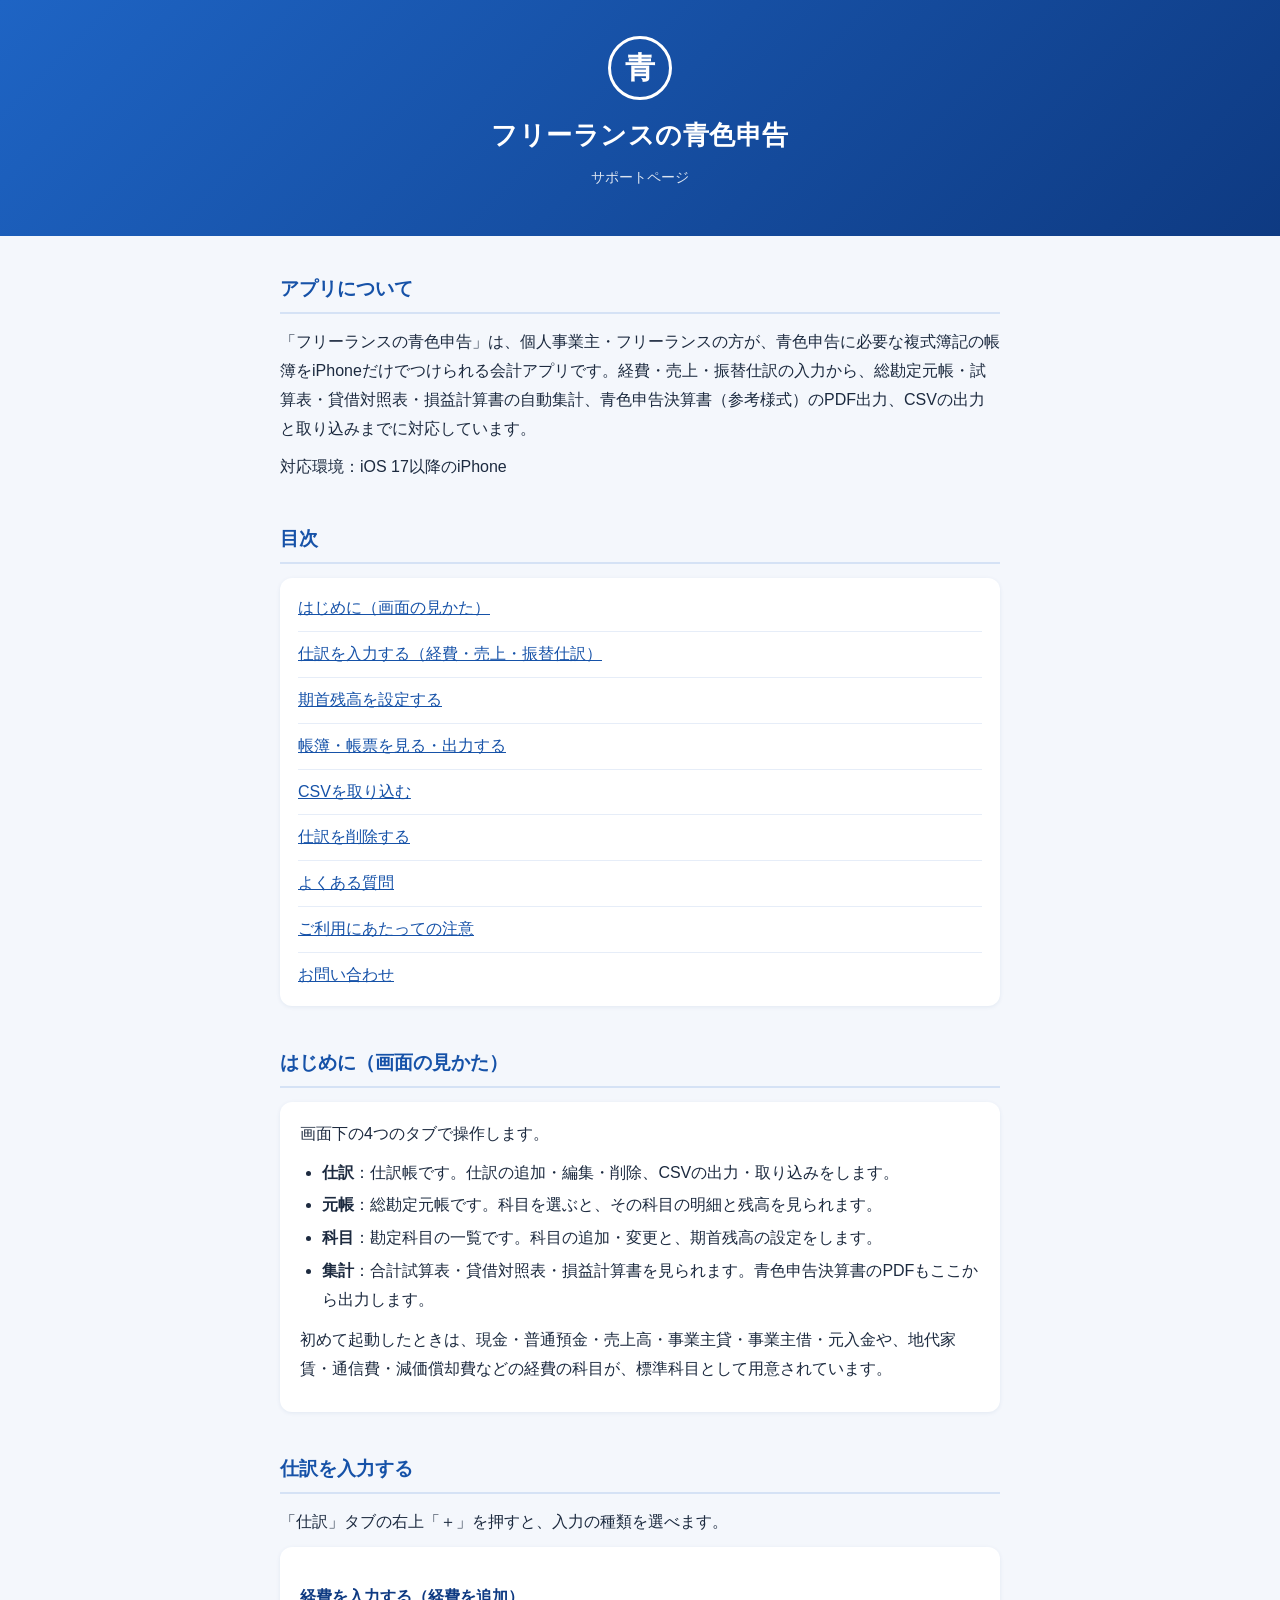
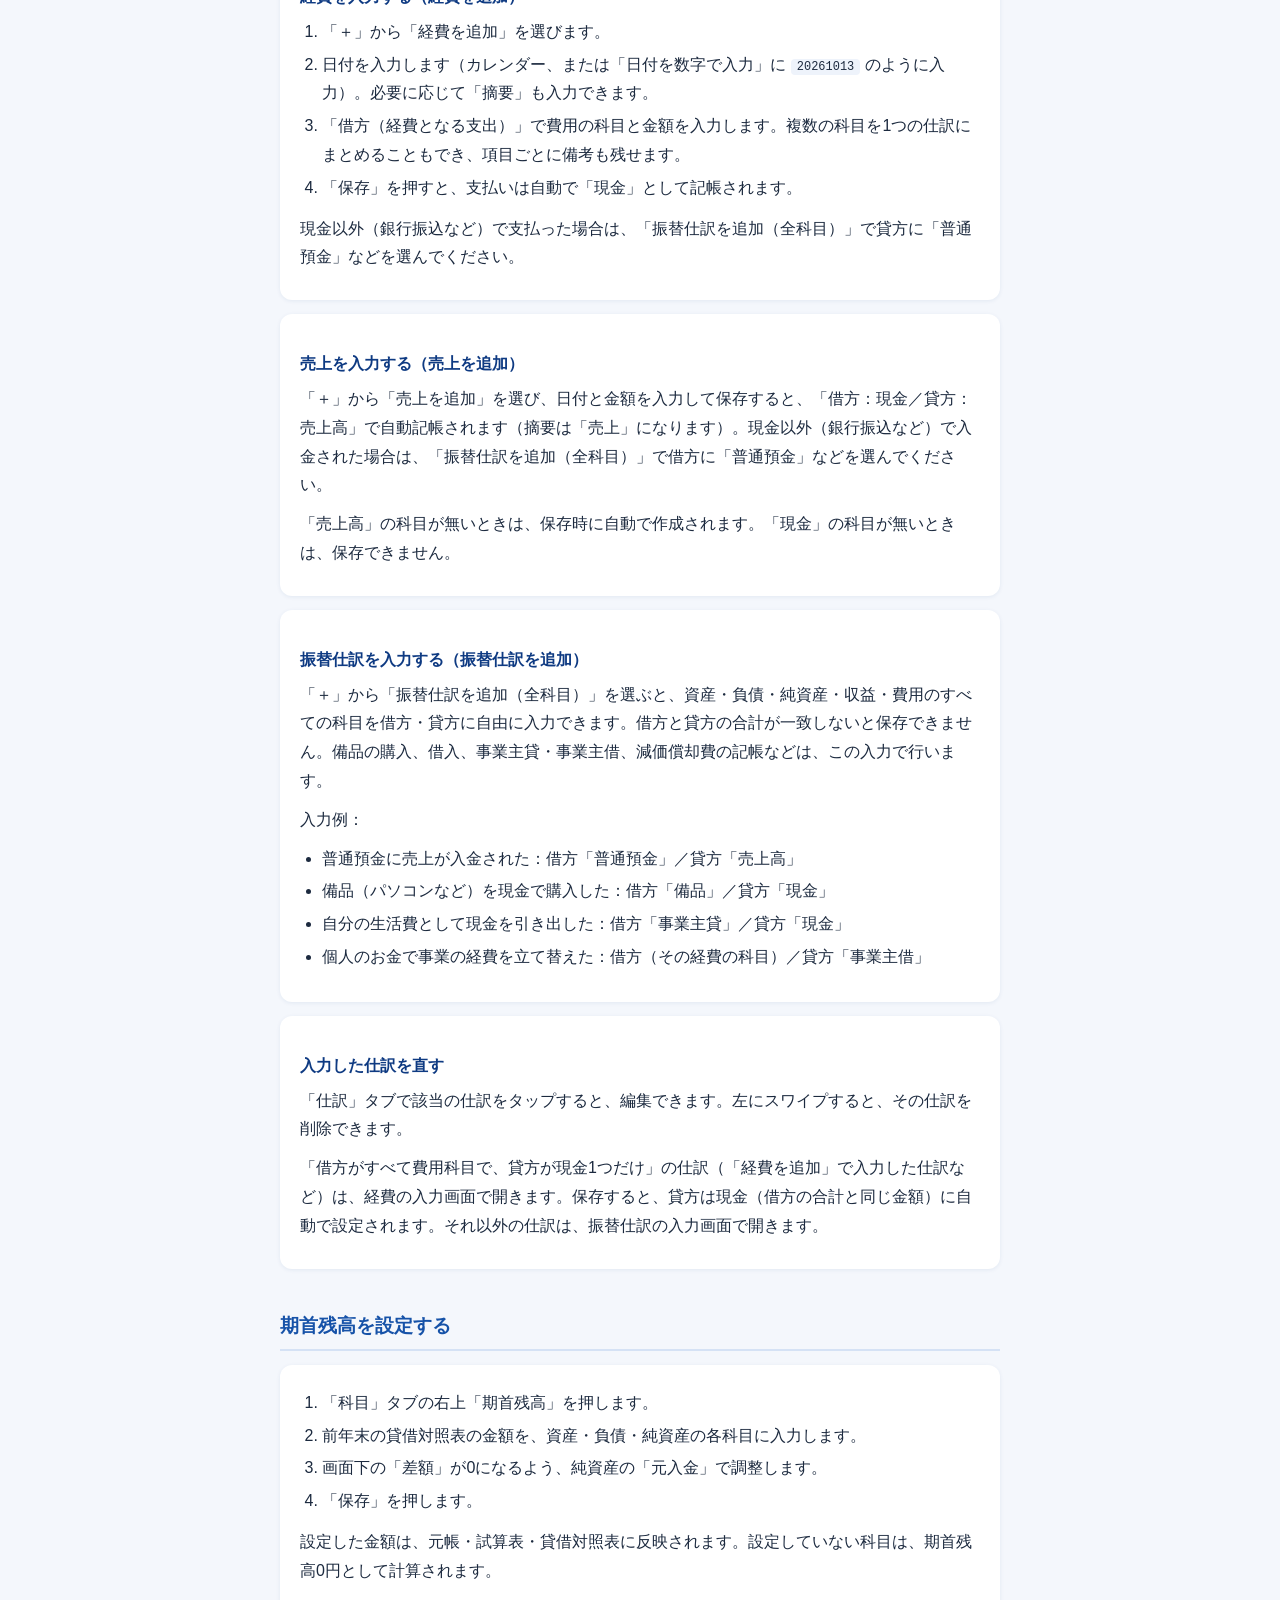
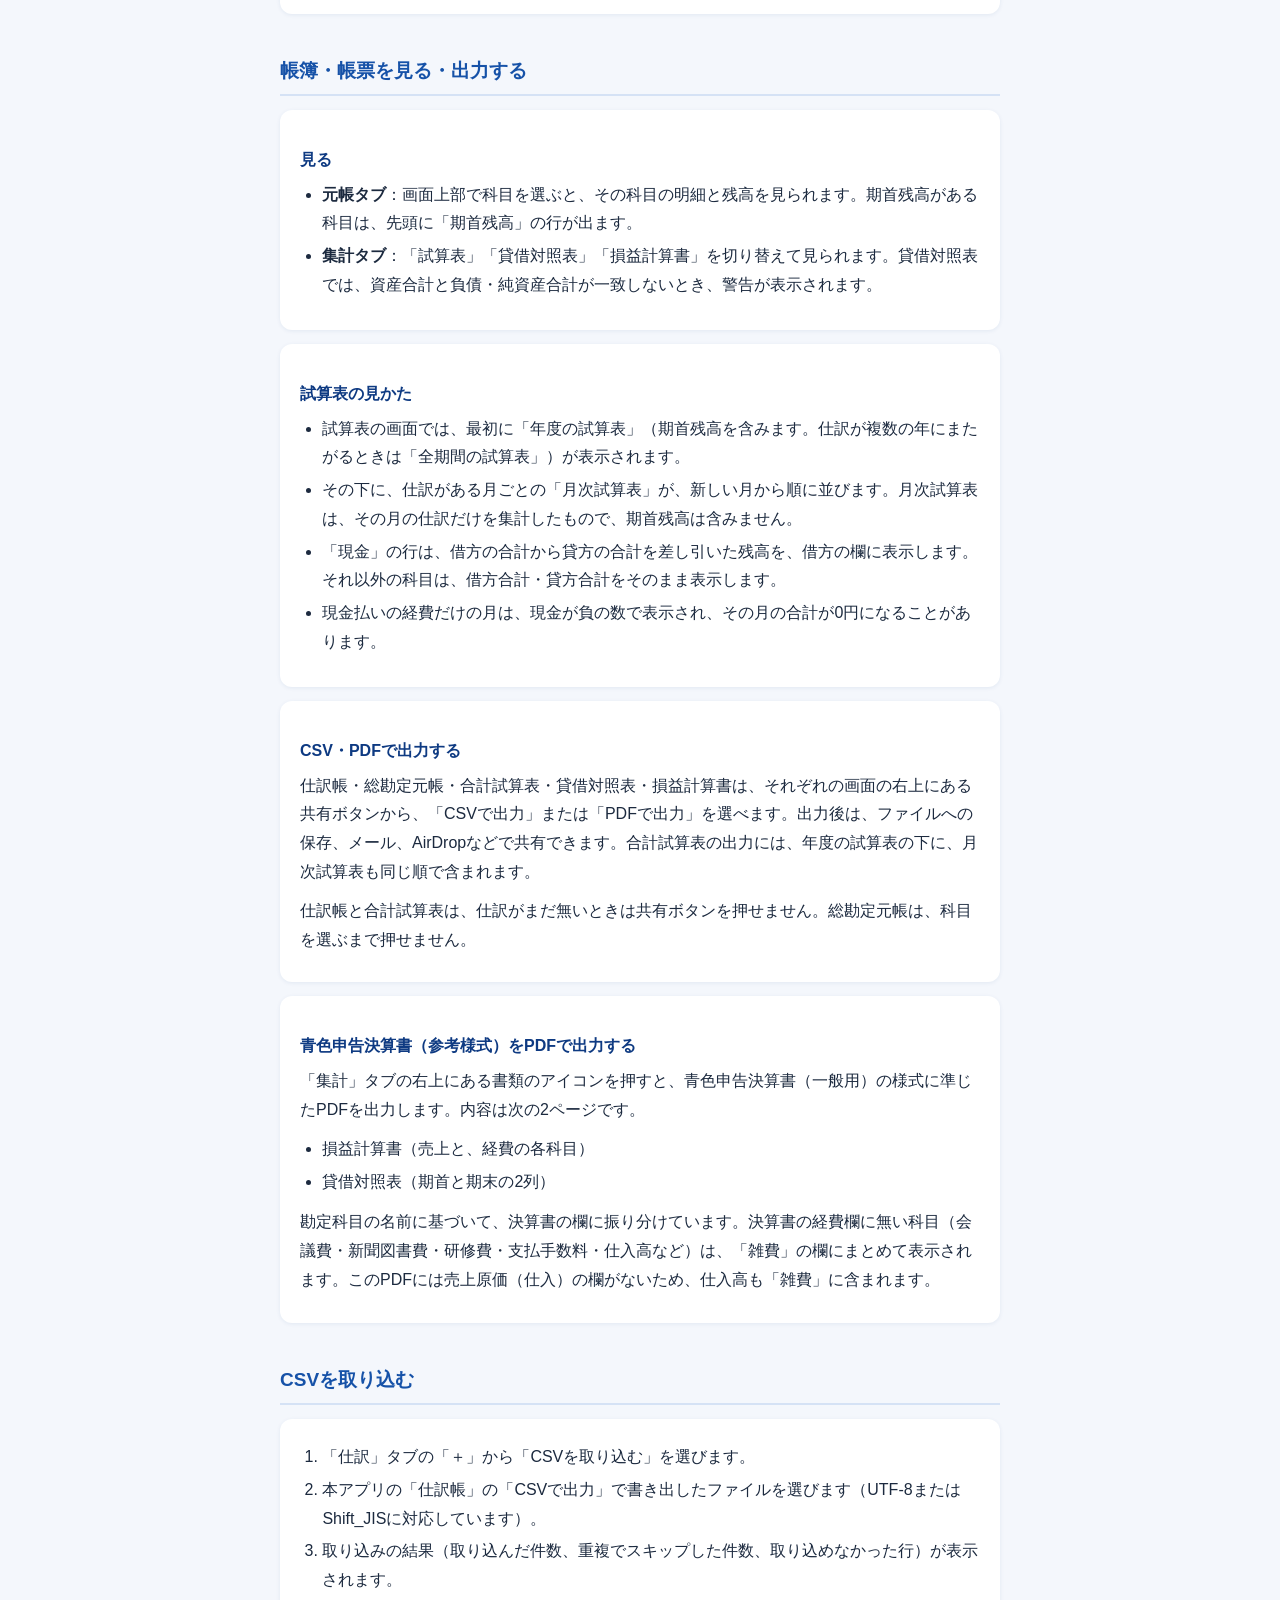
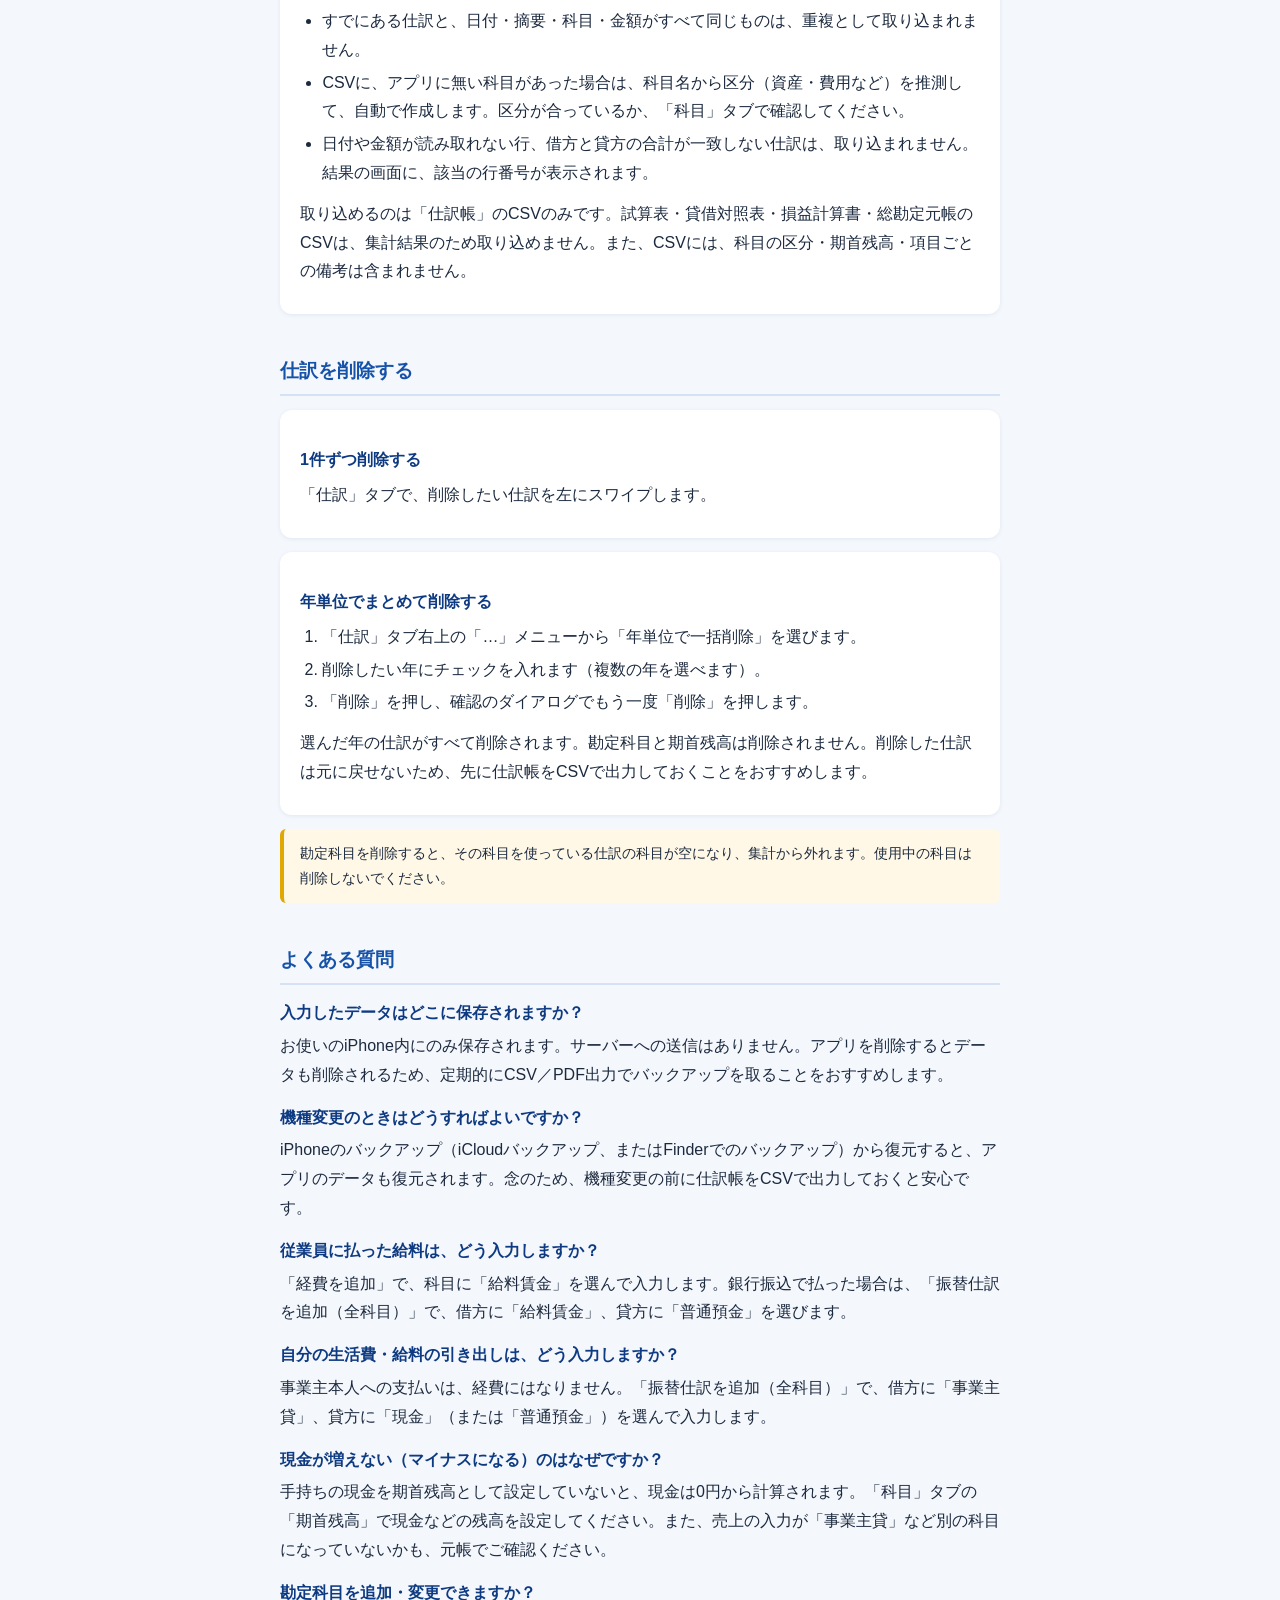
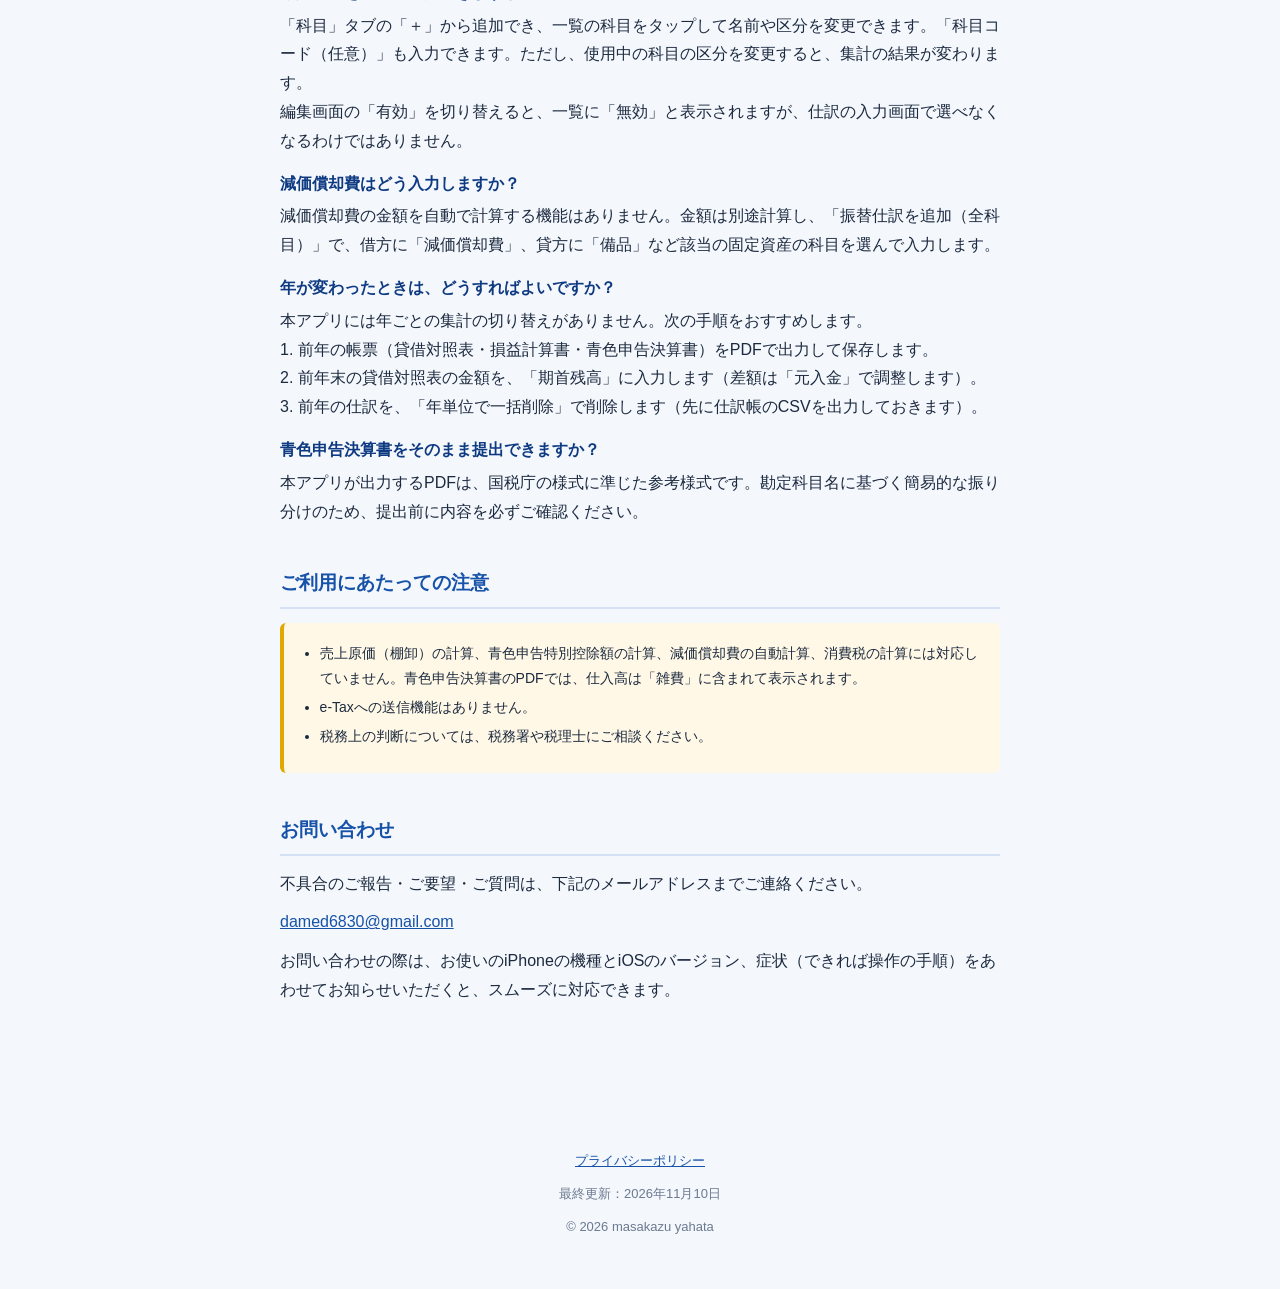
<file: index.html>
<!DOCTYPE html>
<html lang="ja">
<head>
  <meta charset="UTF-8">
  <meta name="viewport" content="width=device-width, initial-scale=1.0">
  <title>フリーランスの青色申告 サポート</title>
  <meta name="description" content="フリーランスの青色申告のサポートページです。仕訳の入力、期首残高、帳票のCSV／PDF出力、CSV取り込みなどの使い方と、よくある質問、お問い合わせ先をご案内します。">
  <link rel="stylesheet" href="style.css">
</head>
<body>
  <header>
    <div class="badge">青</div>
    <h1>フリーランスの青色申告</h1>
    <p>サポートページ</p>
  </header>

  <div class="container">

    <section>
      <h2>アプリについて</h2>
      <p>「フリーランスの青色申告」は、個人事業主・フリーランスの方が、青色申告に必要な複式簿記の帳簿をiPhoneだけでつけられる会計アプリです。経費・売上・振替仕訳の入力から、総勘定元帳・試算表・貸借対照表・損益計算書の自動集計、青色申告決算書（参考様式）のPDF出力、CSVの出力と取り込みまでに対応しています。</p>
      <p>対応環境：iOS 17以降のiPhone</p>
    </section>

    <section>
      <h2>目次</h2>
      <ul class="toc">
        <li><a href="#start">はじめに（画面の見かた）</a></li>
        <li><a href="#entry">仕訳を入力する（経費・売上・振替仕訳）</a></li>
        <li><a href="#opening">期首残高を設定する</a></li>
        <li><a href="#reports">帳簿・帳票を見る・出力する</a></li>
        <li><a href="#csv">CSVを取り込む</a></li>
        <li><a href="#delete">仕訳を削除する</a></li>
        <li><a href="#faq">よくある質問</a></li>
        <li><a href="#notice">ご利用にあたっての注意</a></li>
        <li><a href="#contact">お問い合わせ</a></li>
      </ul>
    </section>

    <section id="start">
      <h2>はじめに（画面の見かた）</h2>
      <div class="card">
        <p>画面下の4つのタブで操作します。</p>
        <ul>
          <li><strong>仕訳</strong>：仕訳帳です。仕訳の追加・編集・削除、CSVの出力・取り込みをします。</li>
          <li><strong>元帳</strong>：総勘定元帳です。科目を選ぶと、その科目の明細と残高を見られます。</li>
          <li><strong>科目</strong>：勘定科目の一覧です。科目の追加・変更と、期首残高の設定をします。</li>
          <li><strong>集計</strong>：合計試算表・貸借対照表・損益計算書を見られます。青色申告決算書のPDFもここから出力します。</li>
        </ul>
        <p>初めて起動したときは、現金・普通預金・売上高・事業主貸・事業主借・元入金や、地代家賃・通信費・減価償却費などの経費の科目が、標準科目として用意されています。</p>
      </div>
    </section>

    <section id="entry">
      <h2>仕訳を入力する</h2>
      <p>「仕訳」タブの右上「＋」を押すと、入力の種類を選べます。</p>

      <div class="card">
        <h3>経費を入力する（経費を追加）</h3>
        <ol>
          <li>「＋」から「経費を追加」を選びます。</li>
          <li>日付を入力します（カレンダー、または「日付を数字で入力」に <code>20261013</code> のように入力）。必要に応じて「摘要」も入力できます。</li>
          <li>「借方（経費となる支出）」で費用の科目と金額を入力します。複数の科目を1つの仕訳にまとめることもでき、項目ごとに備考も残せます。</li>
          <li>「保存」を押すと、支払いは自動で「現金」として記帳されます。</li>
        </ol>
        <p>現金以外（銀行振込など）で支払った場合は、「振替仕訳を追加（全科目）」で貸方に「普通預金」などを選んでください。</p>
      </div>

      <div class="card">
        <h3>売上を入力する（売上を追加）</h3>
        <p>「＋」から「売上を追加」を選び、日付と金額を入力して保存すると、「借方：現金／貸方：売上高」で自動記帳されます（摘要は「売上」になります）。現金以外（銀行振込など）で入金された場合は、「振替仕訳を追加（全科目）」で借方に「普通預金」などを選んでください。</p>
        <p>「売上高」の科目が無いときは、保存時に自動で作成されます。「現金」の科目が無いときは、保存できません。</p>
      </div>

      <div class="card">
        <h3>振替仕訳を入力する（振替仕訳を追加）</h3>
        <p>「＋」から「振替仕訳を追加（全科目）」を選ぶと、資産・負債・純資産・収益・費用のすべての科目を借方・貸方に自由に入力できます。借方と貸方の合計が一致しないと保存できません。備品の購入、借入、事業主貸・事業主借、減価償却費の記帳などは、この入力で行います。</p>
        <p>入力例：</p>
        <ul>
          <li>普通預金に売上が入金された：借方「普通預金」／貸方「売上高」</li>
          <li>備品（パソコンなど）を現金で購入した：借方「備品」／貸方「現金」</li>
          <li>自分の生活費として現金を引き出した：借方「事業主貸」／貸方「現金」</li>
          <li>個人のお金で事業の経費を立て替えた：借方（その経費の科目）／貸方「事業主借」</li>
        </ul>
      </div>

      <div class="card">
        <h3>入力した仕訳を直す</h3>
        <p>「仕訳」タブで該当の仕訳をタップすると、編集できます。左にスワイプすると、その仕訳を削除できます。</p>
        <p>「借方がすべて費用科目で、貸方が現金1つだけ」の仕訳（「経費を追加」で入力した仕訳など）は、経費の入力画面で開きます。保存すると、貸方は現金（借方の合計と同じ金額）に自動で設定されます。それ以外の仕訳は、振替仕訳の入力画面で開きます。</p>
      </div>
    </section>

    <section id="opening">
      <h2>期首残高を設定する</h2>
      <div class="card">
        <ol>
          <li>「科目」タブの右上「期首残高」を押します。</li>
          <li>前年末の貸借対照表の金額を、資産・負債・純資産の各科目に入力します。</li>
          <li>画面下の「差額」が0になるよう、純資産の「元入金」で調整します。</li>
          <li>「保存」を押します。</li>
        </ol>
        <p>設定した金額は、元帳・試算表・貸借対照表に反映されます。設定していない科目は、期首残高0円として計算されます。</p>
      </div>
    </section>

    <section id="reports">
      <h2>帳簿・帳票を見る・出力する</h2>

      <div class="card">
        <h3>見る</h3>
        <ul>
          <li><strong>元帳タブ</strong>：画面上部で科目を選ぶと、その科目の明細と残高を見られます。期首残高がある科目は、先頭に「期首残高」の行が出ます。</li>
          <li><strong>集計タブ</strong>：「試算表」「貸借対照表」「損益計算書」を切り替えて見られます。貸借対照表では、資産合計と負債・純資産合計が一致しないとき、警告が表示されます。</li>
        </ul>
      </div>

      <div class="card">
        <h3>試算表の見かた</h3>
        <ul>
          <li>試算表の画面では、最初に「年度の試算表」（期首残高を含みます。仕訳が複数の年にまたがるときは「全期間の試算表」）が表示されます。</li>
          <li>その下に、仕訳がある月ごとの「月次試算表」が、新しい月から順に並びます。月次試算表は、その月の仕訳だけを集計したもので、期首残高は含みません。</li>
          <li>「現金」の行は、借方の合計から貸方の合計を差し引いた残高を、借方の欄に表示します。それ以外の科目は、借方合計・貸方合計をそのまま表示します。</li>
          <li>現金払いの経費だけの月は、現金が負の数で表示され、その月の合計が0円になることがあります。</li>
        </ul>
      </div>

      <div class="card">
        <h3>CSV・PDFで出力する</h3>
        <p>仕訳帳・総勘定元帳・合計試算表・貸借対照表・損益計算書は、それぞれの画面の右上にある共有ボタンから、「CSVで出力」または「PDFで出力」を選べます。出力後は、ファイルへの保存、メール、AirDropなどで共有できます。合計試算表の出力には、年度の試算表の下に、月次試算表も同じ順で含まれます。</p>
        <p>仕訳帳と合計試算表は、仕訳がまだ無いときは共有ボタンを押せません。総勘定元帳は、科目を選ぶまで押せません。</p>
      </div>

      <div class="card">
        <h3>青色申告決算書（参考様式）をPDFで出力する</h3>
        <p>「集計」タブの右上にある書類のアイコンを押すと、青色申告決算書（一般用）の様式に準じたPDFを出力します。内容は次の2ページです。</p>
        <ul>
          <li>損益計算書（売上と、経費の各科目）</li>
          <li>貸借対照表（期首と期末の2列）</li>
        </ul>
        <p>勘定科目の名前に基づいて、決算書の欄に振り分けています。決算書の経費欄に無い科目（会議費・新聞図書費・研修費・支払手数料・仕入高など）は、「雑費」の欄にまとめて表示されます。このPDFには売上原価（仕入）の欄がないため、仕入高も「雑費」に含まれます。</p>
      </div>
    </section>

    <section id="csv">
      <h2>CSVを取り込む</h2>
      <div class="card">
        <ol>
          <li>「仕訳」タブの「＋」から「CSVを取り込む」を選びます。</li>
          <li>本アプリの「仕訳帳」の「CSVで出力」で書き出したファイルを選びます（UTF-8またはShift_JISに対応しています）。</li>
          <li>取り込みの結果（取り込んだ件数、重複でスキップした件数、取り込めなかった行）が表示されます。</li>
        </ol>
        <ul>
          <li>すでにある仕訳と、日付・摘要・科目・金額がすべて同じものは、重複として取り込まれません。</li>
          <li>CSVに、アプリに無い科目があった場合は、科目名から区分（資産・費用など）を推測して、自動で作成します。区分が合っているか、「科目」タブで確認してください。</li>
          <li>日付や金額が読み取れない行、借方と貸方の合計が一致しない仕訳は、取り込まれません。結果の画面に、該当の行番号が表示されます。</li>
        </ul>
        <p>取り込めるのは「仕訳帳」のCSVのみです。試算表・貸借対照表・損益計算書・総勘定元帳のCSVは、集計結果のため取り込めません。また、CSVには、科目の区分・期首残高・項目ごとの備考は含まれません。</p>
      </div>
    </section>

    <section id="delete">
      <h2>仕訳を削除する</h2>
      <div class="card">
        <h3>1件ずつ削除する</h3>
        <p>「仕訳」タブで、削除したい仕訳を左にスワイプします。</p>
      </div>
      <div class="card">
        <h3>年単位でまとめて削除する</h3>
        <ol>
          <li>「仕訳」タブ右上の「…」メニューから「年単位で一括削除」を選びます。</li>
          <li>削除したい年にチェックを入れます（複数の年を選べます）。</li>
          <li>「削除」を押し、確認のダイアログでもう一度「削除」を押します。</li>
        </ol>
        <p>選んだ年の仕訳がすべて削除されます。勘定科目と期首残高は削除されません。削除した仕訳は元に戻せないため、先に仕訳帳をCSVで出力しておくことをおすすめします。</p>
      </div>
      <div class="note">
        <p>勘定科目を削除すると、その科目を使っている仕訳の科目が空になり、集計から外れます。使用中の科目は削除しないでください。</p>
      </div>
    </section>

    <section id="faq">
      <h2>よくある質問</h2>
      <dl class="faq">
        <dt>入力したデータはどこに保存されますか？</dt>
        <dd>お使いのiPhone内にのみ保存されます。サーバーへの送信はありません。アプリを削除するとデータも削除されるため、定期的にCSV／PDF出力でバックアップを取ることをおすすめします。</dd>

        <dt>機種変更のときはどうすればよいですか？</dt>
        <dd>iPhoneのバックアップ（iCloudバックアップ、またはFinderでのバックアップ）から復元すると、アプリのデータも復元されます。念のため、機種変更の前に仕訳帳をCSVで出力しておくと安心です。</dd>

        <dt>従業員に払った給料は、どう入力しますか？</dt>
        <dd>「経費を追加」で、科目に「給料賃金」を選んで入力します。銀行振込で払った場合は、「振替仕訳を追加（全科目）」で、借方に「給料賃金」、貸方に「普通預金」を選びます。</dd>

        <dt>自分の生活費・給料の引き出しは、どう入力しますか？</dt>
        <dd>事業主本人への支払いは、経費にはなりません。「振替仕訳を追加（全科目）」で、借方に「事業主貸」、貸方に「現金」（または「普通預金」）を選んで入力します。</dd>

        <dt>現金が増えない（マイナスになる）のはなぜですか？</dt>
        <dd>手持ちの現金を期首残高として設定していないと、現金は0円から計算されます。「科目」タブの「期首残高」で現金などの残高を設定してください。また、売上の入力が「事業主貸」など別の科目になっていないかも、元帳でご確認ください。</dd>

        <dt>勘定科目を追加・変更できますか？</dt>
        <dd>「科目」タブの「＋」から追加でき、一覧の科目をタップして名前や区分を変更できます。「科目コード（任意）」も入力できます。ただし、使用中の科目の区分を変更すると、集計の結果が変わります。<br>編集画面の「有効」を切り替えると、一覧に「無効」と表示されますが、仕訳の入力画面で選べなくなるわけではありません。</dd>

        <dt>減価償却費はどう入力しますか？</dt>
        <dd>減価償却費の金額を自動で計算する機能はありません。金額は別途計算し、「振替仕訳を追加（全科目）」で、借方に「減価償却費」、貸方に「備品」など該当の固定資産の科目を選んで入力します。</dd>

        <dt>年が変わったときは、どうすればよいですか？</dt>
        <dd>本アプリには年ごとの集計の切り替えがありません。次の手順をおすすめします。<br>
          1. 前年の帳票（貸借対照表・損益計算書・青色申告決算書）をPDFで出力して保存します。<br>
          2. 前年末の貸借対照表の金額を、「期首残高」に入力します（差額は「元入金」で調整します）。<br>
          3. 前年の仕訳を、「年単位で一括削除」で削除します（先に仕訳帳のCSVを出力しておきます）。</dd>

        <dt>青色申告決算書をそのまま提出できますか？</dt>
        <dd>本アプリが出力するPDFは、国税庁の様式に準じた参考様式です。勘定科目名に基づく簡易的な振り分けのため、提出前に内容を必ずご確認ください。</dd>
      </dl>
    </section>

    <section id="notice">
      <h2>ご利用にあたっての注意</h2>
      <div class="note">
        <ul>
          <li>売上原価（棚卸）の計算、青色申告特別控除額の計算、減価償却費の自動計算、消費税の計算には対応していません。青色申告決算書のPDFでは、仕入高は「雑費」に含まれて表示されます。</li>
          <li>e-Taxへの送信機能はありません。</li>
          <li>税務上の判断については、税務署や税理士にご相談ください。</li>
        </ul>
      </div>
    </section>

    <section id="contact">
      <h2>お問い合わせ</h2>
      <p>不具合のご報告・ご要望・ご質問は、下記のメールアドレスまでご連絡ください。</p>
      <p><a href="mailto:damed6830@gmail.com">damed6830@gmail.com</a></p>
      <p>お問い合わせの際は、お使いのiPhoneの機種とiOSのバージョン、症状（できれば操作の手順）をあわせてお知らせいただくと、スムーズに対応できます。</p>
    </section>

  </div>

  <footer>
    <a href="privacy.html">プライバシーポリシー</a>
    <p style="margin-top:10px;">最終更新：2026年11月10日</p>
    <p>© 2026 masakazu yahata</p>
  </footer>
</body>
</html>
</file>
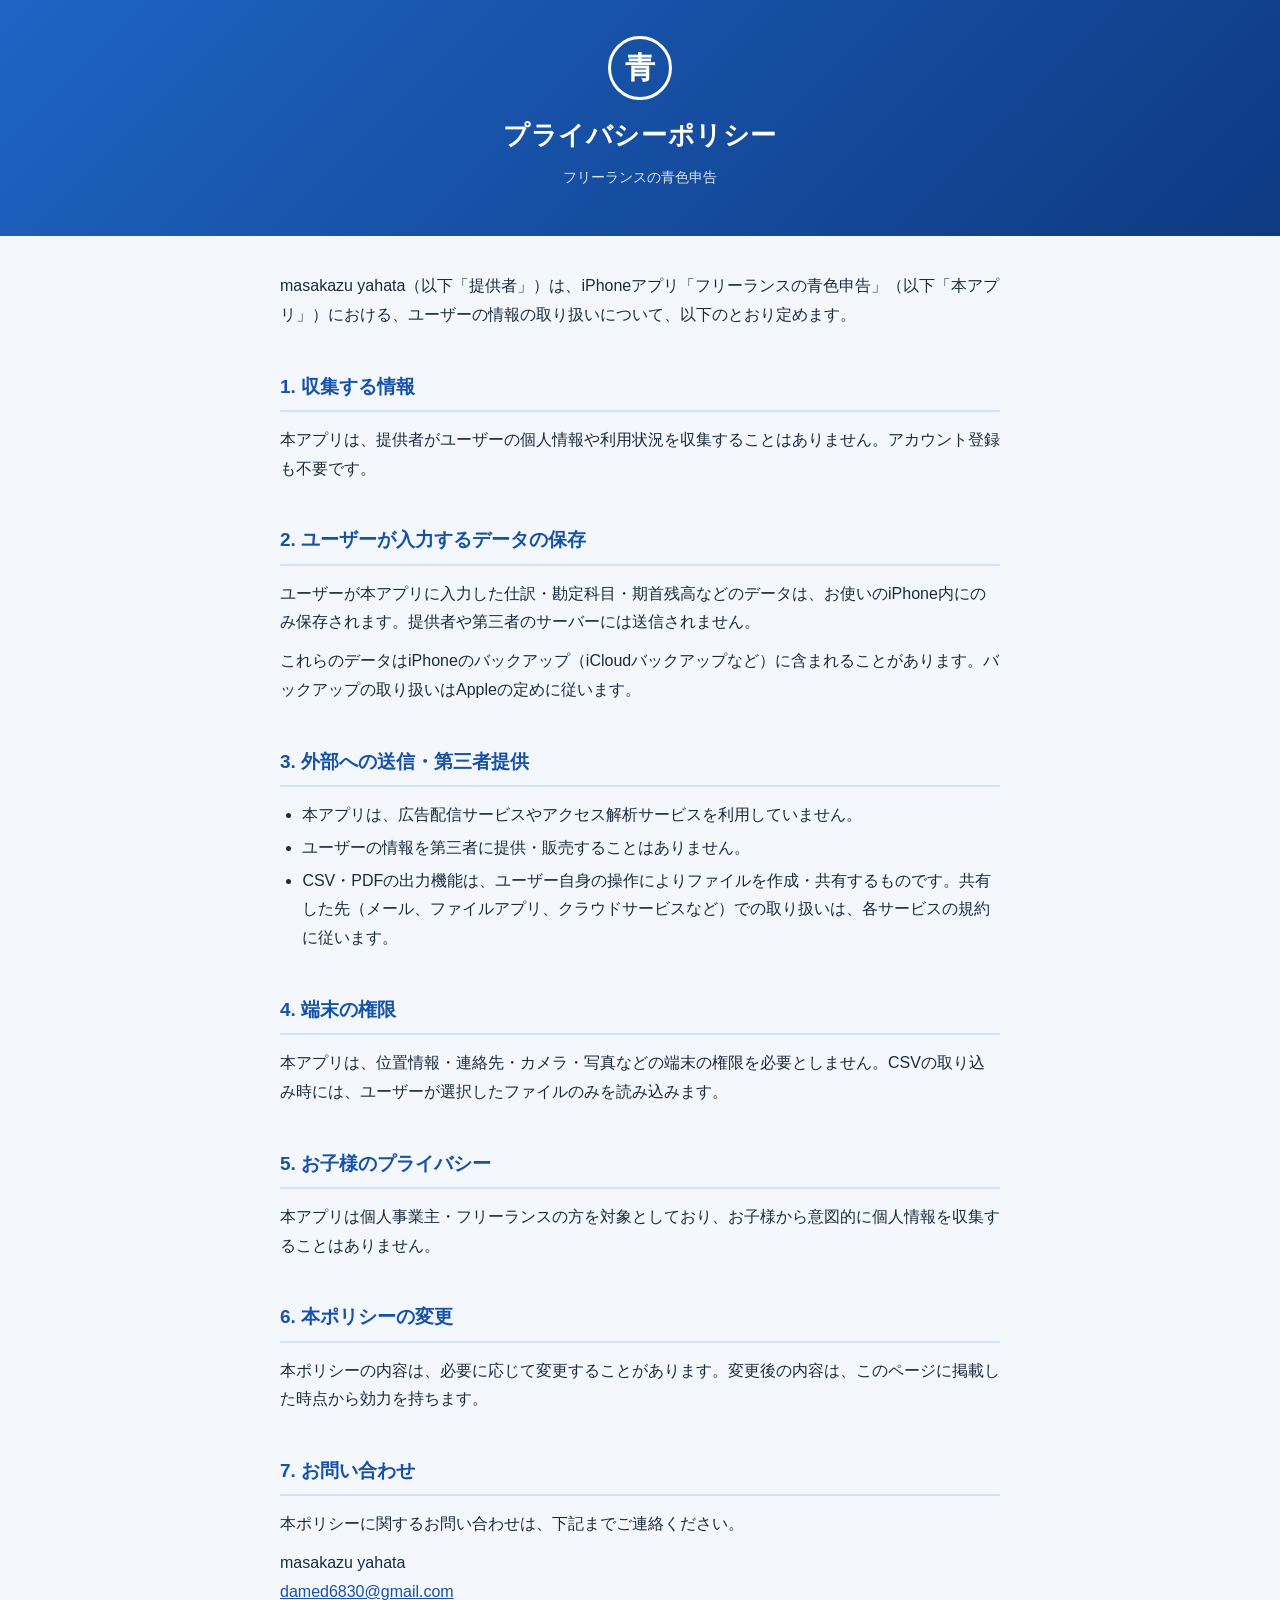
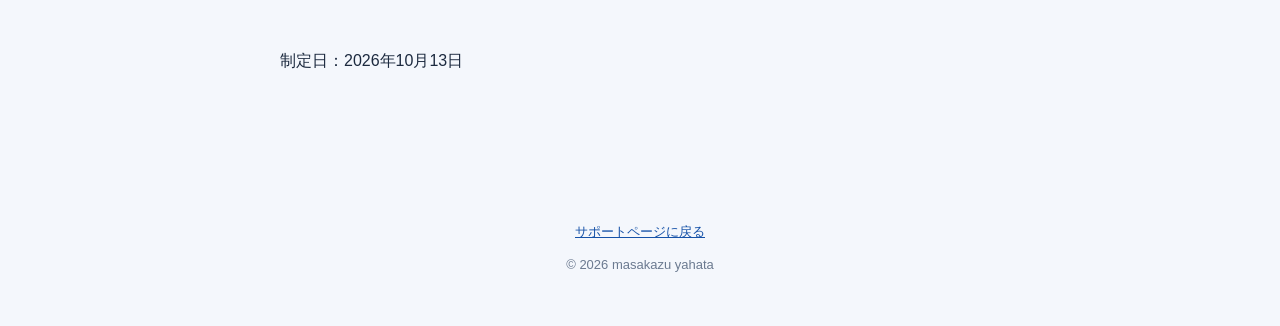
<file: privacy.html>
<!DOCTYPE html>
<html lang="ja">
<head>
  <meta charset="UTF-8">
  <meta name="viewport" content="width=device-width, initial-scale=1.0">
  <title>プライバシーポリシー - フリーランスの青色申告</title>
  <link rel="stylesheet" href="style.css">
</head>
<body>
  <header>
    <div class="badge">青</div>
    <h1>プライバシーポリシー</h1>
    <p>フリーランスの青色申告</p>
  </header>

  <div class="container">

    <section>
      <p>masakazu yahata（以下「提供者」）は、iPhoneアプリ「フリーランスの青色申告」（以下「本アプリ」）における、ユーザーの情報の取り扱いについて、以下のとおり定めます。</p>
    </section>

    <section>
      <h2>1. 収集する情報</h2>
      <p>本アプリは、提供者がユーザーの個人情報や利用状況を収集することはありません。アカウント登録も不要です。</p>
    </section>

    <section>
      <h2>2. ユーザーが入力するデータの保存</h2>
      <p>ユーザーが本アプリに入力した仕訳・勘定科目・期首残高などのデータは、お使いのiPhone内にのみ保存されます。提供者や第三者のサーバーには送信されません。</p>
      <p>これらのデータはiPhoneのバックアップ（iCloudバックアップなど）に含まれることがあります。バックアップの取り扱いはAppleの定めに従います。</p>
    </section>

    <section>
      <h2>3. 外部への送信・第三者提供</h2>
      <ul>
        <li>本アプリは、広告配信サービスやアクセス解析サービスを利用していません。</li>
        <li>ユーザーの情報を第三者に提供・販売することはありません。</li>
        <li>CSV・PDFの出力機能は、ユーザー自身の操作によりファイルを作成・共有するものです。共有した先（メール、ファイルアプリ、クラウドサービスなど）での取り扱いは、各サービスの規約に従います。</li>
      </ul>
    </section>

    <section>
      <h2>4. 端末の権限</h2>
      <p>本アプリは、位置情報・連絡先・カメラ・写真などの端末の権限を必要としません。CSVの取り込み時には、ユーザーが選択したファイルのみを読み込みます。</p>
    </section>

    <section>
      <h2>5. お子様のプライバシー</h2>
      <p>本アプリは個人事業主・フリーランスの方を対象としており、お子様から意図的に個人情報を収集することはありません。</p>
    </section>

    <section>
      <h2>6. 本ポリシーの変更</h2>
      <p>本ポリシーの内容は、必要に応じて変更することがあります。変更後の内容は、このページに掲載した時点から効力を持ちます。</p>
    </section>

    <section>
      <h2>7. お問い合わせ</h2>
      <p>本ポリシーに関するお問い合わせは、下記までご連絡ください。</p>
      <p>masakazu yahata<br><a href="mailto:damed6830@gmail.com">damed6830@gmail.com</a></p>
    </section>

    <section>
      <p>制定日：2026年10月13日</p>
    </section>

  </div>

  <footer>
    <a href="index.html">サポートページに戻る</a>
    <p style="margin-top:10px;">© 2026 masakazu yahata</p>
  </footer>
</body>
</html>
</file>
<file: style.css>
* { margin: 0; padding: 0; box-sizing: border-box; }
body {
  font-family: -apple-system, BlinkMacSystemFont, "Hiragino Sans", "Hiragino Kaku Gothic ProN", "Yu Gothic", sans-serif;
  background: #f4f7fc;
  color: #1c2a3f;
  line-height: 1.8;
}
header {
  background: linear-gradient(135deg, #1e64c4 0%, #0e3a82 100%);
  color: #fff;
  padding: 36px 20px;
  text-align: center;
}
.badge {
  display: inline-flex; align-items: center; justify-content: center;
  width: 64px; height: 64px; border-radius: 50%;
  border: 3px solid #fff; font-size: 30px; font-weight: 700; margin-bottom: 12px;
}
header h1 { font-size: 26px; letter-spacing: 0.02em; }
header p { margin-top: 6px; font-size: 14px; opacity: 0.85; }
.container { max-width: 760px; margin: 0 auto; padding: 36px 20px 80px; }
section { margin-bottom: 40px; }
h2 {
  font-size: 19px; color: #1652a8; margin-bottom: 14px;
  padding-bottom: 6px; border-bottom: 2px solid #d5e2f5;
}
h3 { font-size: 16px; margin: 18px 0 6px; color: #0e3a82; }
p { margin-bottom: 10px; }
ul, ol { margin: 6px 0 12px 1.4em; }
li { margin-bottom: 4px; }
.card {
  background: #fff; border-radius: 12px; padding: 18px 20px;
  box-shadow: 0 1px 4px rgba(14, 58, 130, 0.08); margin-bottom: 14px;
}
.note { background: #fff8e6; border-left: 4px solid #e0a800; padding: 12px 16px; border-radius: 6px; font-size: 14px; }
a { color: #1652a8; }
footer { text-align: center; font-size: 13px; color: #6b7a90; padding: 24px 20px 40px; }
footer a { margin: 0 8px; }
dl.faq dt { font-weight: 700; margin-top: 14px; color: #0e3a82; }
dl.faq dd { margin-left: 0; margin-top: 4px; }
ul.toc { list-style: none; margin: 0; background: #fff; border-radius: 12px; padding: 8px 18px; box-shadow: 0 1px 4px rgba(14, 58, 130, 0.08); }
ul.toc li { margin: 0; padding: 8px 0; border-bottom: 1px solid #e6edf8; }
ul.toc li:last-child { border-bottom: none; }
html { scroll-behavior: smooth; }
section[id] { scroll-margin-top: 12px; }
.note p:last-child { margin-bottom: 0; }
code { background: #eef3fb; padding: 1px 6px; border-radius: 4px; font-size: 0.92em; }
</file>
